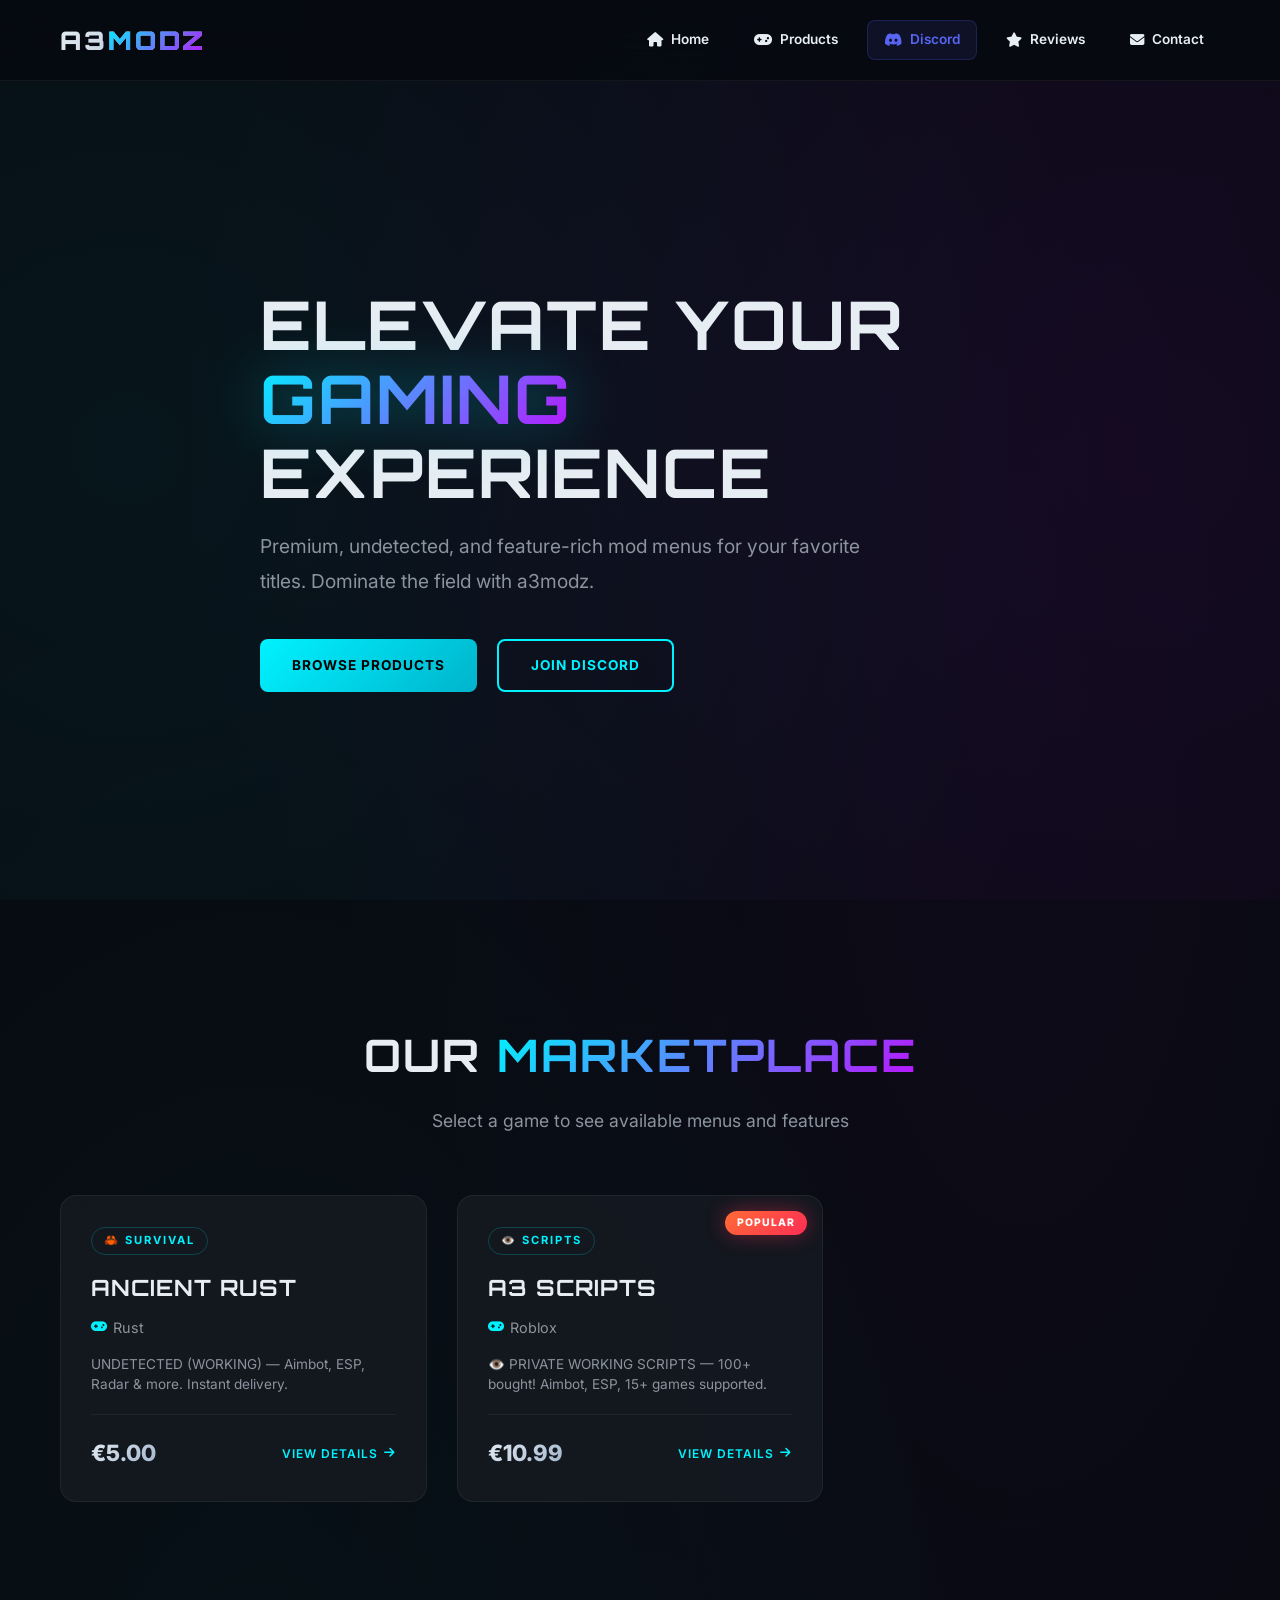
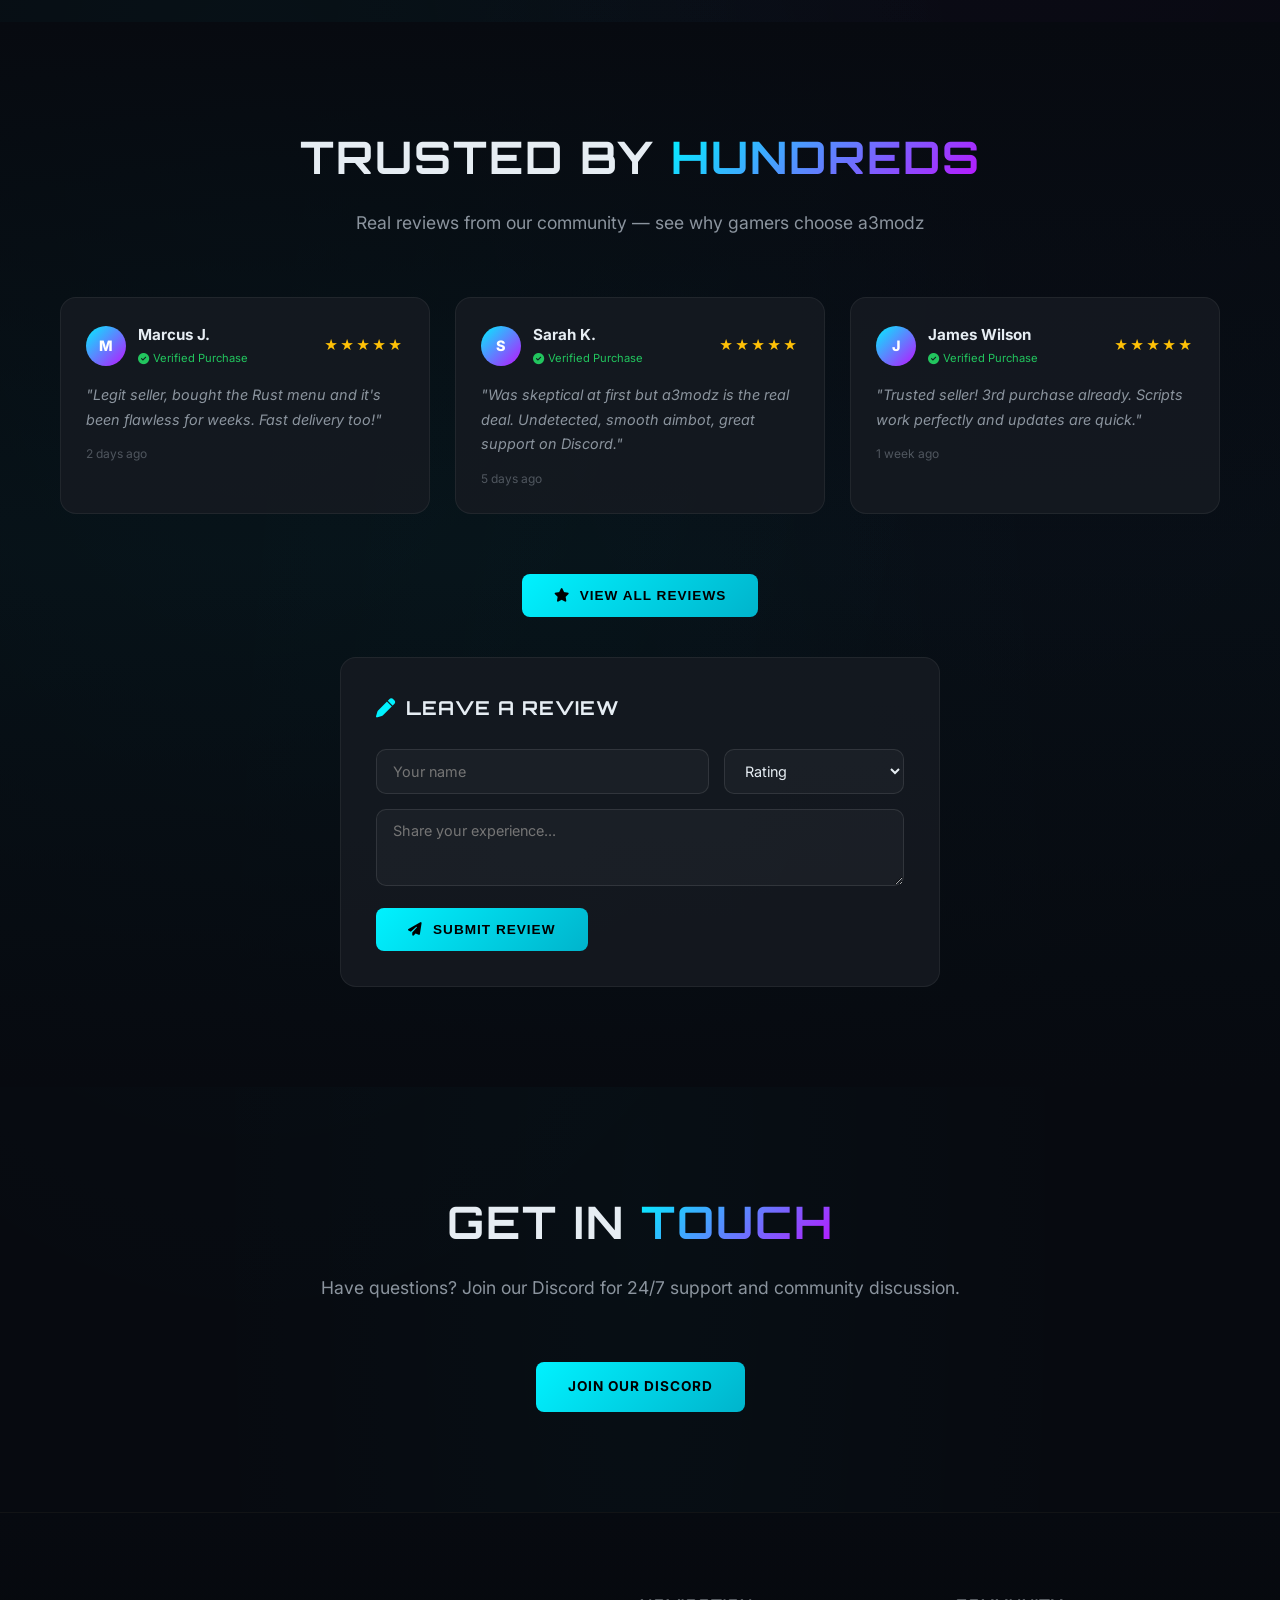
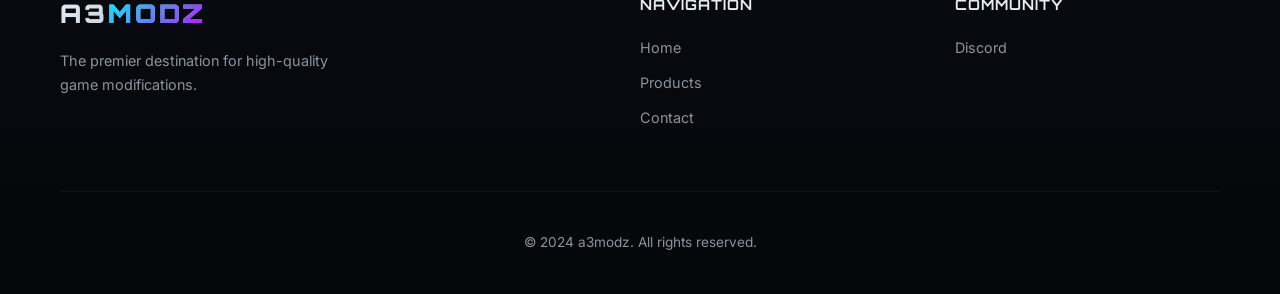
<file: index.html>
<!DOCTYPE html>
<html lang="en">
<head>
    <meta charset="UTF-8">
    <meta name="viewport" content="width=device-width, initial-scale=1.0">
    <title>a3modz | Premium Game Mod Menus</title>
    <link rel="stylesheet" href="style.css">
    <link rel="preconnect" href="https://fonts.googleapis.com">
    <link rel="preconnect" href="https://fonts.gstatic.com" crossorigin>
    <link href="https://fonts.googleapis.com/css2?family=Inter:wght@400;600;700;800&family=Rajdhani:wght@500;600;700&family=Orbitron:wght@500;700;900&display=swap" rel="stylesheet">
<link rel="stylesheet" href="https://cdnjs.cloudflare.com/ajax/libs/font-awesome/6.5.1/css/all.min.css">
<meta name="google-site-verification" content="GcKfZiKe8_-llfQXo2BxslShmJZyfOMkdxasKtEL12M" />
</head>
<body>
    <header>
        <nav class="container">
            <div class="logo">
                <span class="logo-text">A3<span>MODZ</span></span>
            </div>
            <ul class="nav-links">
                <li><a href="#home"><i class="fas fa-home"></i> Home</a></li>
                <li><a href="#products"><i class="fas fa-gamepad"></i> Products</a></li>
                <li><a href="https://discord.gg/x2R9GCa6q" target="_blank" class="discord-nav"><i class="fab fa-discord"></i> Discord</a></li>
                <li><a href="#reviews"><i class="fas fa-star"></i> Reviews</a></li>
                <li><a href="#contact"><i class="fas fa-envelope"></i> Contact</a></li>
            </ul>
            <div class="mobile-menu-btn">
                <span></span>
                <span></span>
                <span></span>
            </div>
        </nav>
    </header>

    <main>
        <section id="home" class="hero">
            <div class="container hero-content">
                <h1 class="fade-in">Elevate Your <span>Gaming</span> Experience</h1>
                <p class="fade-in delay-1">Premium, undetected, and feature-rich mod menus for your favorite titles. Dominate the field with a3modz.</p>
                <div class="hero-btns fade-in delay-2">
                    <a href="#products" class="btn btn-primary">Browse Products</a>
                    <a href="https://discord.gg/x2R9GCa6q" target="_blank" class="btn btn-secondary">Join Discord</a>
                </div>
            </div>
        </section>

        <section id="products" class="products">
            <div class="container">
                <div class="section-header">
                    <h2>Our <span>Marketplace</span></h2>
                    <p>Select a game to see available menus and features</p>
                </div>
                <div class="product-grid" id="productGrid">
                    <!-- Products will be injected here via JavaScript -->
                </div>
            </div>
        </section>

        <section id="reviews" class="reviews">
            <div class="container">
                <div class="section-header">
                    <h2>Trusted by <span>Hundreds</span></h2>
                    <p>Real reviews from our community — see why gamers choose a3modz</p>
                </div>
                <div class="reviews-grid" id="reviewsGrid">
                    <!-- Reviews injected here -->
                </div>
                <div class="reviews-load-more" id="loadMoreReviews">
                    <button class="btn btn-primary"><i class="fas fa-star"></i> View All Reviews</button>
                </div>
                <div class="reviews-form-container">
                    <h3><i class="fas fa-pen"></i> Leave a Review</h3>
                    <form id="reviewForm" class="review-form">
                        <div class="form-row">
                            <input type="text" id="reviewName" placeholder="Your name" required>
                            <select id="reviewRating" required>
                                <option value="">Rating</option>
                                <option value="5">⭐⭐⭐⭐⭐ 5</option>
                                <option value="4">⭐⭐⭐⭐ 4</option>
                                <option value="3">⭐⭐⭐ 3</option>
                                <option value="2">⭐⭐ 2</option>
                                <option value="1">⭐ 1</option>
                            </select>
                        </div>
                        <textarea id="reviewText" placeholder="Share your experience..." rows="3" required></textarea>
                        <button type="submit" class="btn btn-primary"><i class="fas fa-paper-plane"></i> Submit Review</button>
                    </form>
                </div>
            </div>
        </section>

        <section id="contact" class="contact">
            <div class="container">
                <div class="section-header">
                    <h2>Get in <span>Touch</span></h2>
                    <p>Have questions? Join our Discord for 24/7 support and community discussion.</p>
                </div>
                <div class="contact-cta">
                    <a href="https://discord.gg/x2R9GCa6q" target="_blank" class="btn btn-primary">Join Our Discord</a>
                </div>
            </div>
        </section>
    </main>

    <footer>
        <div class="container">
            <div class="footer-content">
                <div class="footer-logo">
                    <span class="logo-text">A3<span>MODZ</span></span>
                    <p>The premier destination for high-quality game modifications.</p>
                </div>
                <div class="footer-links">
                    <h4>Navigation</h4>
                    <ul>
                        <li><a href="#home">Home</a></li>
                        <li><a href="#products">Products</a></li>
                        <li><a href="#contact">Contact</a></li>
                    </ul>
                </div>
                <div class="footer-social">
                    <h4>Community</h4>
                    <ul>
                        <li><a href="https://discord.gg/x2R9GCa6q" target="_blank">Discord</a></li>
                    </ul>
                </div>
            </div>
            <div class="footer-bottom">
                <p>&copy; 2024 a3modz. All rights reserved.</p>
            </div>
        </div>
    </footer>

    <!-- Product Modal -->
    <div id="productModal" class="modal">
        <div class="modal-content">
            <span class="close-modal">&times;</span>
            <div id="modalDetails">
                <!-- Modal details will be injected here -->
            </div>
        </div>
    </div>

    <script src="script.js"></script>
</body>
</html>
</file>
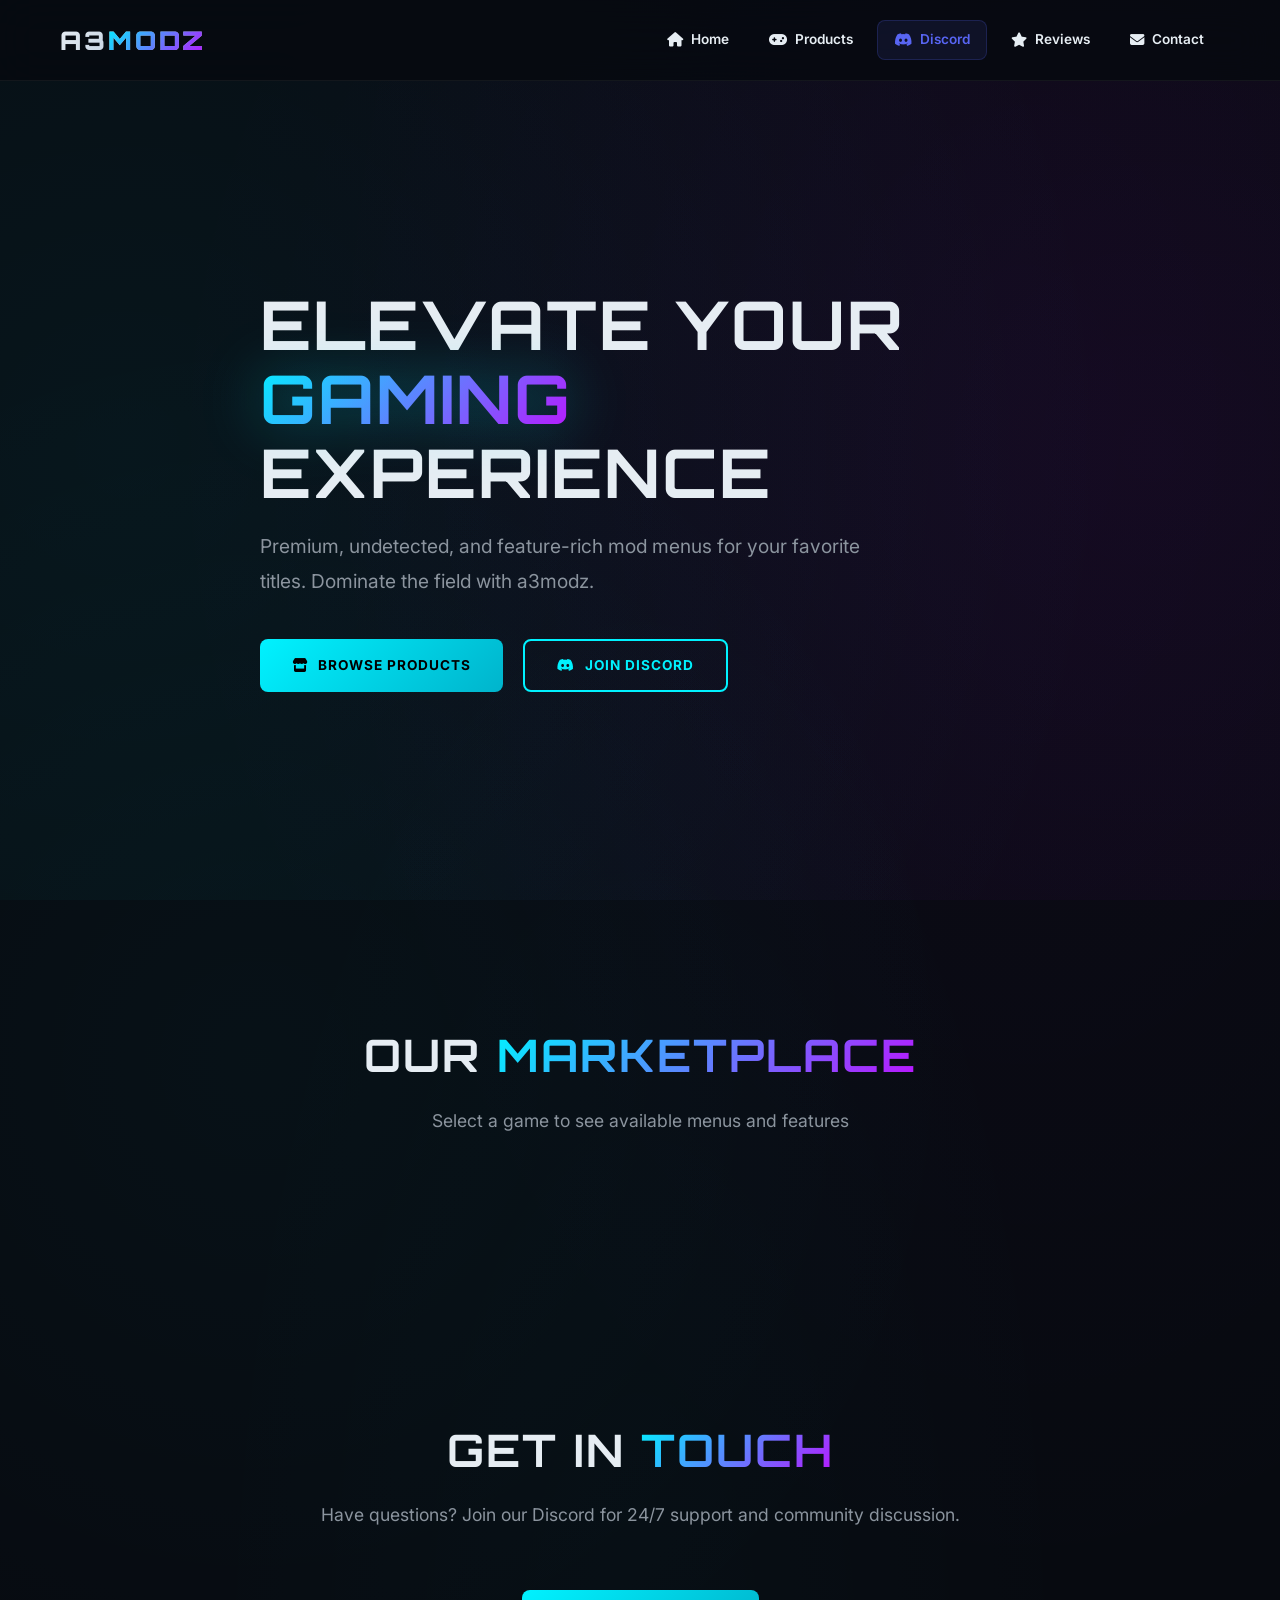
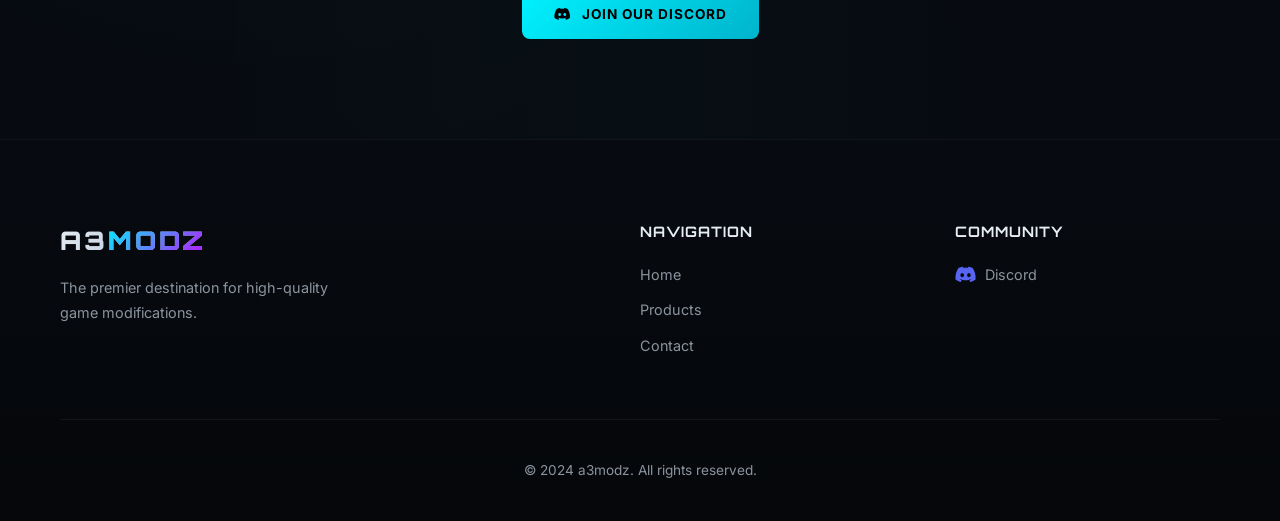
<file: a3modz.html>
<!DOCTYPE html>
<html lang="en">
<head>
<meta charset="UTF-8">
<meta name="viewport" content="width=device-width, initial-scale=1.0">
<title>a3modz | Premium Game Mod Menus</title>
<link rel="preconnect" href="https://fonts.googleapis.com">
<link rel="preconnect" href="https://fonts.gstatic.com" crossorigin>
<link href="https://fonts.googleapis.com/css2?family=Inter:wght@400;600;700;800&family=Orbitron:wght@500;700;900&display=swap" rel="stylesheet">
<meta name="google-site-verification" content="GcKfZiKe8_-llfQXo2BxslShmJZyfOMkdxasKtEL12M" />
<link rel="stylesheet" href="https://cdnjs.cloudflare.com/ajax/libs/font-awesome/6.5.1/css/all.min.css">
<style>
:root{--bg:#070a10;--card:rgba(22,27,34,.85);--txt:#e6edf3;--accent:#00f2ff;--accent-glow:rgba(0,242,255,.4);--secondary:#bc13fe;--muted:#8b949e;--w:1200px;--t:all .3s cubic-bezier(.4,0,.2,1)}
*{margin:0;padding:0;box-sizing:border-box}
body{font-family:'Inter',sans-serif;background:var(--bg);color:var(--txt);line-height:1.6;overflow-x:hidden;background-image:radial-gradient(ellipse at 20% 50%,rgba(0,242,255,.03) 0%,transparent 50%),radial-gradient(ellipse at 80% 20%,rgba(188,19,254,.03) 0%,transparent 50%),radial-gradient(ellipse at 50% 80%,rgba(0,242,255,.02) 0%,transparent 50%)}
h1,h2,h3,h4{font-family:'Orbitron',sans-serif;text-transform:uppercase;letter-spacing:1px}
.container{max-width:var(--w);margin:0 auto;padding:0 20px}
header{background:rgba(7,10,16,.85);backdrop-filter:blur(20px);-webkit-backdrop-filter:blur(20px);position:fixed;top:0;width:100%;z-index:1000;border-bottom:1px solid rgba(255,255,255,.05)}
nav{display:flex;justify-content:space-between;align-items:center;height:80px}
.logo-text{font-family:'Orbitron',sans-serif;font-size:1.6rem;font-weight:900;letter-spacing:3px;background:linear-gradient(135deg,#e6edf3,#a0b3cc);-webkit-background-clip:text;-webkit-text-fill-color:transparent;background-clip:text}
.logo-text span{background:linear-gradient(135deg,var(--accent),var(--secondary));-webkit-background-clip:text;-webkit-text-fill-color:transparent;background-clip:text}
.nav-links{display:flex;list-style:none;align-items:center;gap:8px}
.nav-links a{text-decoration:none;color:var(--txt);font-weight:600;font-size:.85rem;padding:8px 16px;border-radius:8px;display:flex;align-items:center;gap:8px;transition:var(--t)}
.nav-links a i{font-size:.9rem}
.nav-links a:hover{color:var(--accent);background:rgba(0,242,255,.05)}
.nav-links a.discord-nav{color:#5865F2;background:rgba(88,101,242,.1);border:1px solid rgba(88,101,242,.2)}
.nav-links a.discord-nav:hover{color:#fff;background:rgba(88,101,242,.3);box-shadow:0 0 20px rgba(88,101,242,.3)}
.mobile-menu-btn{display:none;flex-direction:column;cursor:pointer;gap:5px}
.mobile-menu-btn span{width:25px;height:2px;background:var(--txt);border-radius:2px;transition:var(--t)}
.hero{min-height:100vh;display:flex;align-items:center;position:relative;padding-top:80px;overflow:hidden}
.hero::before{content:'';position:absolute;top:-50%;left:-50%;width:200%;height:200%;background:radial-gradient(circle at 30% 50%,rgba(0,242,255,.05) 0%,transparent 50%),radial-gradient(circle at 70% 50%,rgba(188,19,254,.05) 0%,transparent 50%);animation:float 20s ease-in-out infinite}
@keyframes float{0%,100%{transform:translate(0,0)}33%{transform:translate(2%,-2%)}66%{transform:translate(-2%,2%)}}
.hero-content{position:relative;z-index:1;max-width:800px}
.hero h1{font-size:4.2rem;margin-bottom:20px;line-height:1.1;letter-spacing:2px}
.hero h1 span{background:linear-gradient(135deg,var(--accent),var(--secondary));-webkit-background-clip:text;-webkit-text-fill-color:transparent;background-clip:text;filter:drop-shadow(0 0 30px var(--accent-glow))}
.hero p{font-size:1.2rem;color:var(--muted);margin-bottom:40px;max-width:600px;line-height:1.8}
.hero-btns{display:flex;gap:20px;flex-wrap:wrap}
.btn{padding:14px 32px;border-radius:8px;text-decoration:none;font-weight:700;text-transform:uppercase;font-size:.85rem;letter-spacing:1px;transition:var(--t);cursor:pointer;display:inline-flex;align-items:center;gap:10px;border:none}
.btn-primary{background:linear-gradient(135deg,var(--accent),#00b4cc);color:#000;position:relative;overflow:hidden}
.btn-primary::before{content:'';position:absolute;top:0;left:-100%;width:100%;height:100%;background:linear-gradient(90deg,transparent,rgba(255,255,255,.2),transparent);transition:.5s}
.btn-primary:hover::before{left:100%}
.btn-primary:hover{box-shadow:0 0 30px var(--accent-glow),0 0 60px var(--accent-glow);transform:translateY(-3px)}
.btn-secondary{border:2px solid var(--accent);color:var(--accent);background:transparent}
.btn-secondary:hover{background:linear-gradient(135deg,var(--accent),#00b4cc);color:#000;box-shadow:0 0 30px var(--accent-glow);transform:translateY(-3px)}
.products{padding:120px 0}
.section-header{text-align:center;margin-bottom:60px}
.section-header h2{font-size:2.8rem;margin-bottom:15px;letter-spacing:2px}
.section-header h2 span{background:linear-gradient(135deg,var(--accent),var(--secondary));-webkit-background-clip:text;-webkit-text-fill-color:transparent;background-clip:text}
.section-header p{color:var(--muted);font-size:1.1rem}
.product-grid{display:grid;grid-template-columns:repeat(auto-fill,minmax(320px,1fr));gap:30px}
.product-card{background:var(--card);backdrop-filter:blur(10px);border:1px solid rgba(255,255,255,.06);border-radius:16px;padding:30px;transition:var(--t);position:relative;overflow:hidden;cursor:pointer}
.product-card::after{content:'';position:absolute;top:0;left:0;width:100%;height:100%;background:linear-gradient(135deg,rgba(0,242,255,.03) 0%,transparent 50%);opacity:0;transition:var(--t)}
.product-card:hover{transform:translateY(-10px);border-color:rgba(0,242,255,.3);box-shadow:0 20px 60px rgba(0,0,0,.5),0 0 30px rgba(0,242,255,.05)}
.product-card:hover::after{opacity:1}
.product-card::before{content:'';position:absolute;top:0;left:0;width:100%;height:3px;background:linear-gradient(90deg,var(--accent),var(--secondary));opacity:0;transition:var(--t)}
.product-card:hover::before{opacity:1}
.product-category{font-size:.7rem;text-transform:uppercase;letter-spacing:2px;color:var(--accent);font-weight:700;margin-bottom:15px;display:inline-block;padding:4px 12px;border:1px solid rgba(0,242,255,.2);border-radius:20px}
.product-badge{position:absolute;top:15px;right:15px;background:linear-gradient(135deg,#ff6b35,#ff2d55);color:#fff;font-size:.65rem;font-weight:800;text-transform:uppercase;letter-spacing:1px;padding:4px 12px;border-radius:20px;z-index:2;box-shadow:0 0 20px rgba(255,45,85,.4)}
.product-card.has-badge{position:relative}
.product-card h3{font-size:1.4rem;margin-bottom:10px;position:relative;z-index:1}
.product-game{font-size:.9rem;color:var(--muted);margin-bottom:15px;display:flex;align-items:center;gap:6px}
.product-game i{color:var(--accent);font-size:.8rem}
.product-desc-short{font-size:.85rem;color:var(--muted);line-height:1.5;margin-bottom:20px;display:-webkit-box;-webkit-line-clamp:2;-webkit-box-orient:vertical;overflow:hidden}
.product-card-footer{display:flex;justify-content:space-between;align-items:center;padding-top:20px;border-top:1px solid rgba(255,255,255,.05)}
.product-price{font-size:1.4rem;font-weight:800;background:linear-gradient(135deg,var(--txt),#a0b3cc);-webkit-background-clip:text;-webkit-text-fill-color:transparent;background-clip:text}
.product-view-btn{font-size:.75rem;text-transform:uppercase;letter-spacing:1px;color:var(--accent);font-weight:600;display:flex;align-items:center;gap:6px;transition:var(--t)}
.product-card:hover .product-view-btn{gap:10px}
.contact{padding:100px 0;text-align:center}
.contact-cta{margin-top:40px}
.modal{display:none;position:fixed;z-index:2000;left:0;top:0;width:100%;height:100%;background:rgba(0,0,0,.8);backdrop-filter:blur(8px);-webkit-backdrop-filter:blur(8px);overflow-y:auto}
.modal-content{background:rgba(22,27,34,.95);margin:5% auto;padding:50px;border:1px solid rgba(0,242,255,.2);width:90%;max-width:800px;border-radius:20px;position:relative;animation:modalIn .4s cubic-bezier(.4,0,.2,1);box-shadow:0 0 60px rgba(0,242,255,.05)}
@keyframes modalIn{from{opacity:0;transform:translateY(-30px) scale(.95)}to{opacity:1;transform:translateY(0) scale(1)}}
.close-modal{position:absolute;top:20px;right:30px;color:var(--muted);font-size:30px;font-weight:700;cursor:pointer;transition:var(--t);width:40px;height:40px;display:flex;align-items:center;justify-content:center;border-radius:50%;background:rgba(255,255,255,.05)}
.close-modal:hover{color:var(--accent);background:rgba(0,242,255,.1);transform:rotate(90deg)}
.modal-header{margin-bottom:30px;padding-bottom:30px;border-bottom:1px solid rgba(255,255,255,.05)}
.modal-header h2{font-size:2.2rem;margin-bottom:10px;background:linear-gradient(135deg,#e6edf3,var(--accent));-webkit-background-clip:text;-webkit-text-fill-color:transparent;background-clip:text}
.modal-game{color:var(--accent);font-weight:600;font-size:1.1rem;display:flex;align-items:center;gap:8px}
.modal-description{margin-bottom:35px;color:var(--muted);line-height:1.8;font-size:1.05rem}
.modal-features{margin-bottom:40px}
.modal-features h4{margin-bottom:20px;font-size:1.1rem;letter-spacing:1px;display:flex;align-items:center;gap:10px}
.modal-features h4 i{color:var(--accent)}.modal-pricing
.modal-features h4 i{color:var(--accent)}.modal-pricing{margin-bottom:35px}.modal-pricing h4{margin-bottom:20px;font-size:1.1rem;letter-spacing:1px;display:flex;align-items:center;gap:10px}.modal-pricing h4 i{color:var(--accent)}.pricing-grid{display:grid;grid-template-columns:repeat(auto-fill,minmax(180px,1fr));gap:15px}.pricing-card{background:rgba(255,255,255,.03);border:1px solid rgba(0,242,255,.15);border-radius:12px;padding:20px;text-align:center;transition:var(--t)}.pricing-card:hover{border-color:var(--accent);box-shadow:0 0 20px var(--accent-glow);transform:translateY(-2px)}.pricing-duration{display:block;font-size:.8rem;text-transform:uppercase;letter-spacing:1px;color:var(--muted);margin-bottom:8px}.pricing-amount{display:block;font-size:1.8rem;font-weight:900;font-family:'Orbitron',sans-serif;background:linear-gradient(135deg,var(--txt),var(--accent));-webkit-background-clip:text;-webkit-text-fill-color:transparent;background-clip:text;margin-bottom:8px}.pricing-stock{display:block;font-size:.75rem;color:#22c55e}
.feature-list{display:grid;grid-template-columns:repeat(auto-fill,minmax(220px,1fr));gap:10px;list-style:none}
.feature-list li{padding:12px 18px;background:rgba(255,255,255,.03);border:1px solid rgba(255,255,255,.05);border-radius:10px;font-size:.9rem;display:flex;align-items:center;gap:10px;transition:var(--t)}
.feature-list li:hover{border-color:rgba(0,242,255,.2);background:rgba(0,242,255,.03)}
.feature-list li i{color:var(--accent);font-size:.85rem}
.modal-footer{display:flex;justify-content:space-between;align-items:center;border-top:1px solid rgba(255,255,255,.08);padding-top:30px;flex-wrap:wrap;gap:20px}
.modal-price{font-size:2.2rem;font-weight:900;font-family:'Orbitron',sans-serif;background:linear-gradient(135deg,#e6edf3,var(--accent));-webkit-background-clip:text;-webkit-text-fill-color:transparent;background-clip:text}
footer{padding:80px 0 40px;background:linear-gradient(180deg,var(--bg),#05070a);border-top:1px solid rgba(255,255,255,.05)}
.footer-content{display:grid;grid-template-columns:2fr 1fr 1fr;gap:50px;margin-bottom:50px}
.footer-logo p{margin-top:15px;color:var(--muted);max-width:300px;font-size:.9rem;line-height:1.7}
.footer-links h4,.footer-social h4{margin-bottom:20px;font-size:.9rem;letter-spacing:1px;font-family:'Orbitron',sans-serif}
.footer-links ul,.footer-social ul{list-style:none}
.footer-links li,.footer-social li{margin-bottom:12px}
.footer-links a,.footer-social a{text-decoration:none;color:var(--muted);transition:var(--t);font-size:.9rem;display:flex;align-items:center;gap:8px}
.footer-links a:hover,.footer-social a:hover{color:var(--accent);transform:translateX(3px)}
.footer-social a i{color:#5865F2;font-size:1.1rem}
.footer-bottom{text-align:center;padding-top:40px;border-top:1px solid rgba(255,255,255,.05);color:var(--muted);font-size:.85rem}
.fade-in{opacity:0;transform:translateY(30px);animation:fadeIn .8s cubic-bezier(.4,0,.2,1) forwards}
.delay-1{animation-delay:.2s}
.delay-2{animation-delay:.4s}
@keyframes fadeIn{to{opacity:1;transform:translateY(0)}}
::-webkit-scrollbar{width:8px}
::-webkit-scrollbar-track{background:var(--bg)}
::-webkit-scrollbar-thumb{background:rgba(255,255,255,.1);border-radius:4px}
::-webkit-scrollbar-thumb:hover{background:rgba(0,242,255,.3)}
@media(max-width:968px){.hero h1{font-size:3rem}.footer-content{grid-template-columns:1fr;gap:40px}.modal-content{padding:30px;margin:10% auto}.feature-list{grid-template-columns:1fr 1fr}}
@media(max-width:768px){.nav-links{display:none;position:fixed;top:80px;left:0;width:100%;background:rgba(7,10,16,.98);backdrop-filter:blur(20px);flex-direction:column;padding:30px;gap:5px;border-bottom:1px solid rgba(255,255,255,.05)}.nav-links.active{display:flex}.nav-links li{margin-left:0}.nav-links a{padding:12px 16px;font-size:1rem}.mobile-menu-btn{display:flex}.hero h1{font-size:2.2rem}.hero p{font-size:1rem}.hero-btns{flex-direction:column}.btn{width:100%;justify-content:center}.product-grid{grid-template-columns:1fr}.section-header h2{font-size:2rem}.modal-header h2{font-size:1.6rem}.feature-list{grid-template-columns:1fr}.modal-footer{flex-direction:column;align-items:flex-start}}
@media(max-width:480px){.hero h1{font-size:1.8rem}.modal-content{padding:20px}}
</style>
</head>
<body>
<header>
  <nav class="container">
    <div class="logo"><span class="logo-text">A3<span>MODZ</span></span></div>
    <ul class="nav-links">
      <li><a href="#home"><i class="fas fa-home"></i> Home</a></li>
      <li><a href="#products"><i class="fas fa-gamepad"></i> Products</a></li>
      <li><a href="https://discord.gg/x2R9GCa6q" target="_blank" class="discord-nav"><i class="fab fa-discord"></i> Discord</a></li>
      <li><a href="#reviews"><i class="fas fa-star"></i> Reviews</a></li>
                <li><a href="#contact"><i class="fas fa-envelope"></i> Contact</a></li>
    </ul>
    <div class="mobile-menu-btn"><span></span><span></span><span></span></div>
  </nav>
</header>
<main>
<section id="home" class="hero">
  <div class="container hero-content">
    <h1 class="fade-in">Elevate Your <span>Gaming</span> Experience</h1>
    <p class="fade-in delay-1">Premium, undetected, and feature-rich mod menus for your favorite titles. Dominate the field with a3modz.</p>
    <div class="hero-btns fade-in delay-2">
      <a href="#products" class="btn btn-primary"><i class="fas fa-store"></i> Browse Products</a>
      <a href="https://discord.gg/x2R9GCa6q" target="_blank" class="btn btn-secondary"><i class="fab fa-discord"></i> Join Discord</a>
    </div>
  </div>
</section>
<section id="products" class="products">
  <div class="container">
    <div class="section-header">
      <h2>Our <span>Marketplace</span></h2>
      <p>Select a game to see available menus and features</p>
    </div>
    <div class="product-grid" id="productGrid"></div>
  </div>
</section>
<section id="contact" class="contact">
  <div class="container">
    <div class="section-header">
      <h2>Get in <span>Touch</span></h2>
      <p>Have questions? Join our Discord for 24/7 support and community discussion.</p>
    </div>
    <div class="contact-cta">
      <a href="https://discord.gg/x2R9GCa6q" target="_blank" class="btn btn-primary"><i class="fab fa-discord"></i> Join Our Discord</a>
    </div>
  </div>
</section>
</main>
<footer>
  <div class="container">
    <div class="footer-content">
      <div class="footer-logo">
        <span class="logo-text">A3<span>MODZ</span></span>
        <p>The premier destination for high-quality game modifications.</p>
      </div>
      <div class="footer-links">
        <h4>Navigation</h4>
        <ul><li><a href="#home">Home</a></li><li><a href="#products">Products</a></li><li><a href="#contact">Contact</a></li></ul>
      </div>
      <div class="footer-social">
        <h4>Community</h4>
        <ul><li><a href="https://discord.gg/x2R9GCa6q" target="_blank"><i class="fab fa-discord"></i> Discord</a></li></ul>
      </div>
    </div>
    <div class="footer-bottom"><p>&copy; 2024 a3modz. All rights reserved.</p></div>
  </div>
</footer>
<div id="productModal" class="modal">
  <div class="modal-content">
    <span class="close-modal">&times;</span>
    <div id="modalDetails"></div>
  </div>
</div>
<script>
const products=[{id:1,name:"Ancient Rust",game:"Rust",price:"€5.00",category:"Survival",description:"Fully undetected Rust cheat with instant delivery. Features premium aimbot, full ESP, world ESP, and extensive misc options. Choose your duration.",shortDesc:"UNDETECTED (WORKING) — Aimbot, ESP, Radar & more. Instant delivery.",icon:"🦀",features:["UNDETECTED — Working on latest Rust patch","Instant Delivery via Discord","Windows 10/11 & Intel/AMD Support","AIMBOT: Aim key, Smooth, Fov, Bone selection","Target: Enemies, NPCs, Teammates, Sleepers","Lock Target with configurable key","ESP: Box, Name, Weapon, Distance, Skeleton","ESP: Enemy/Teammate/NPC/Sleeper toggles","World ESP: Ore, Crates, Animals, Collectables","World ESP: Deployables, Traps, Transport","Off Arrows with adjustable range","Radar display","MISC: Shotgun Nospread, Thick Bullet","MISC: Instant Eoka, Always Automatic","Heli Hit Box Override","FPS limit, Show FPS, Text style config","Secure Boot Disabled required","16GB RAM recommended"],pricing:[{duration:"1 Day",price:"€5.00",stock:7},{duration:"7 Days",price:"€21.99",stock:3},{duration:"30 Days",price:"€42.99",stock:3}]},{id:2,name:"a3 Scripts",game:"Roblox",price:"€10.99",category:"Scripts",description:"🔥 100+ purchases and counting! Our private Roblox scripts are fully working and undetected. Packed with Aimbot, ESP, and support for 15+ popular Roblox games including Da Hood, Arsenal, Phantom Forces, and more. Lifetime key.",shortDesc:"👁️ PRIVATE WORKING SCRIPTS — 100+ bought! Aimbot, ESP, 15+ games.",icon:"👁️",badge:"Popular",features:["🔥 100+ Purchases — Trusted by the community","UNDETECTED — Private working scripts","Instant Delivery via Discord","Lifetime access — one-time payment","Windows 10/11 & Intel/AMD Support","AIMBOT: Enable/Disable, Draw FOV, Smooth","Triggerbot & Prediction","ESP: Box ESP, Skeleton, NameTag ESP","ESP: SnapLine, Head","Da Hood (Fully Silent-Aim)","Fallen (Semi-Silent Aim) & all copies","Strucid, Rush Point (Silent Aim)","Arsenal, Phantom Forces","Trident Survival, Aftermath","Bad Business, Rivals","Blackhawk Rescue Mission 5, Wild West","Sound Space (Auto-Play)","Fisch (Instant reel, Auto Fish)","Re Ghoul (Custom ESP)","Bladeball (Autoplay)","MISC: Scripts, Speedhack, Playerlist","MISC: NoClip, Save Config"],pricing:[{duration:"Lifetime",price:"€10.99",stock:3}]}];
document.addEventListener('DOMContentLoaded',()=>{
const grid=document.getElementById('productGrid'),modal=document.getElementById('productModal'),details=document.getElementById('modalDetails'),closeBtn=document.querySelector('.close-modal'),mobileBtn=document.querySelector('.mobile-menu-btn'),navLinks=document.querySelector('.nav-links');
if(mobileBtn){mobileBtn.addEventListener('click',()=>{navLinks.classList.toggle('active');mobileBtn.classList.toggle('active')});navLinks.querySelectorAll('a').forEach(l=>l.addEventListener('click',()=>{navLinks.classList.remove('active');mobileBtn.classList.remove('active')}))}
window.addEventListener('scroll',()=>{const h=document.querySelector('header');h.style.background=window.scrollY>50?'rgba(7,10,16,.95)':'rgba(7,10,16,.85)';h.style.borderBottom=window.scrollY>50?'1px solid rgba(0,242,255,.1)':'1px solid rgba(255,255,255,.05)'});
products.forEach(p=>{const b=p.badge?'product-card has-badge':'product-card';const bg=p.badge?'<span class="product-badge">'+p.badge+'</span>':'';const c=document.createElement('div');c.className=b;c.innerHTML=bg+'<span class="product-category">'+(p.icon||'')+' '+p.category+'</span><h3>'+p.name+'</h3><p class="product-game"><i class="fas fa-gamepad"></i> '+p.game+'</p><p class="product-desc-short">'+p.shortDesc+'</p><div class="product-card-footer"><span class="product-price">'+p.price+'</span><span class="product-view-btn">View Details <i class="fas fa-arrow-right"></i></span></div>';c.addEventListener('click',()=>openModal(p));grid.appendChild(c)});
function openModal(p){const fl=p.features.map(f=>'<li><i class="fas fa-check-circle"></i> '+f+'</li>').join('');let pr='';if(p.pricing){pr='<div class="modal-pricing"><h4><i class="fas fa-tag"></i> Pricing & Duration</h4><div class="pricing-grid">'+p.pricing.map(x=>'<div class="pricing-card"><span class="pricing-duration">'+x.duration+'</span><span class="pricing-amount">'+x.price+'</span><span class="pricing-stock">'+x.stock+' in stock</span></div>').join('')+'</div></div>'}details.innerHTML='<div class="modal-header"><h2>'+(p.icon||'')+' '+p.name+'</h2><p class="modal-game"><i class="fas fa-gamepad"></i> '+p.game+'</p></div><p class="modal-description">'+p.description+'</p>'+pr+'<div class="modal-features"><h4><i class="fas fa-bolt"></i> Features & Cheats Included</h4><ul class="feature-list">'+fl+'</ul></div><div class="modal-footer"><span class="modal-price">'+p.price+'</span><a href="https://discord.gg/x2R9GCa6q" target="_blank" class="btn btn-primary"><i class="fab fa-discord"></i> Purchase on Discord</a></div>';modal.style.display='block';document.body.style.overflow='hidden'
closeBtn.addEventListener('click',()=>{modal.style.display='none';document.body.style.overflow='auto'});
window.addEventListener('click',e=>{if(e.target===modal){modal.style.display='none';document.body.style.overflow='auto'}});
document.addEventListener('keydown',e=>{if(e.key==='Escape'&&modal.style.display==='block'){modal.style.display='none';document.body.style.overflow='auto'}});
document.querySelectorAll('a[href^="#"]').forEach(a=>{a.addEventListener('click',function(e){const t=document.querySelector(this.getAttribute('href'));if(t){e.preventDefault();window.scrollTo({top:t.offsetTop-80,behavior:'smooth'})}})})
});
</script>
</body>
</html>
</file>
<file: style.css>
:root {
    --bg-color: #070a10;
    --card-bg: rgba(22, 27, 34, 0.85);
    --text-color: #e6edf3;
    --accent-color: #00f2ff;
    --accent-glow: rgba(0, 242, 255, 0.4);
    --secondary-color: #bc13fe;
    --secondary-glow: rgba(188, 19, 254, 0.4);
    --muted-color: #8b949e;
    --container-width: 1200px;
    --transition: all 0.3s cubic-bezier(0.4, 0, 0.2, 1);
}

* {
    margin: 0;
    padding: 0;
    box-sizing: border-box;
}

body {
    font-family: 'Inter', sans-serif;
    background-color: var(--bg-color);
    color: var(--text-color);
    line-height: 1.6;
    overflow-x: hidden;
    background-image: 
        radial-gradient(ellipse at 20% 50%, rgba(0, 242, 255, 0.03) 0%, transparent 50%),
        radial-gradient(ellipse at 80% 20%, rgba(188, 19, 254, 0.03) 0%, transparent 50%),
        radial-gradient(ellipse at 50% 80%, rgba(0, 242, 255, 0.02) 0%, transparent 50%);
}

h1, h2, h3, h4 {
    font-family: 'Orbitron', 'Rajdhani', sans-serif;
    text-transform: uppercase;
    letter-spacing: 1px;
}

.container {
    max-width: var(--container-width);
    margin: 0 auto;
    padding: 0 20px;
}

/* Navigation */
header {
    background: rgba(7, 10, 16, 0.85);
    backdrop-filter: blur(20px);
    -webkit-backdrop-filter: blur(20px);
    position: fixed;
    top: 0;
    width: 100%;
    z-index: 1000;
    border-bottom: 1px solid rgba(255, 255, 255, 0.05);
    transition: var(--transition);
}

nav {
    display: flex;
    justify-content: space-between;
    align-items: center;
    height: 80px;
}

.logo-text {
    font-family: 'Orbitron', sans-serif;
    font-size: 1.6rem;
    font-weight: 900;
    color: var(--text-color);
    letter-spacing: 3px;
    background: linear-gradient(135deg, #e6edf3 0%, #a0b3cc 100%);
    -webkit-background-clip: text;
    -webkit-text-fill-color: transparent;
    background-clip: text;
}

.logo-text span {
    background: linear-gradient(135deg, var(--accent-color) 0%, var(--secondary-color) 100%);
    -webkit-background-clip: text;
    -webkit-text-fill-color: transparent;
    background-clip: text;
}

.nav-links {
    display: flex;
    list-style: none;
    align-items: center;
    gap: 8px;
}

.nav-links li {
    margin-left: 5px;
}

.nav-links a {
    text-decoration: none;
    color: var(--text-color);
    font-weight: 600;
    font-size: 0.85rem;
    transition: var(--transition);
    padding: 8px 16px;
    border-radius: 8px;
    display: flex;
    align-items: center;
    gap: 8px;
}

.nav-links a i {
    font-size: 0.9rem;
}

.nav-links a:hover {
    color: var(--accent-color);
    background: rgba(0, 242, 255, 0.05);
}

.nav-links a.discord-nav {
    color: #5865F2;
    background: rgba(88, 101, 242, 0.1);
    border: 1px solid rgba(88, 101, 242, 0.2);
}

.nav-links a.discord-nav:hover {
    color: #ffffff;
    background: rgba(88, 101, 242, 0.3);
    box-shadow: 0 0 20px rgba(88, 101, 242, 0.3);
}

.mobile-menu-btn {
    display: none;
    flex-direction: column;
    cursor: pointer;
    gap: 5px;
}

.mobile-menu-btn span {
    width: 25px;
    height: 2px;
    background: var(--text-color);
    border-radius: 2px;
    transition: var(--transition);
}

/* Hero Section */
.hero {
    min-height: 100vh;
    display: flex;
    align-items: center;
    position: relative;
    padding-top: 80px;
    overflow: hidden;
}

.hero::before {
    content: '';
    position: absolute;
    top: -50%;
    left: -50%;
    width: 200%;
    height: 200%;
    background: 
        radial-gradient(circle at 30% 50%, rgba(0, 242, 255, 0.05) 0%, transparent 50%),
        radial-gradient(circle at 70% 50%, rgba(188, 19, 254, 0.05) 0%, transparent 50%);
    animation: heroFloat 20s ease-in-out infinite;
}

@keyframes heroFloat {
    0%, 100% { transform: translate(0, 0) rotate(0deg); }
    33% { transform: translate(2%, -2%) rotate(1deg); }
    66% { transform: translate(-2%, 2%) rotate(-1deg); }
}

.hero-content {
    position: relative;
    z-index: 1;
    max-width: 800px;
}

.hero h1 {
    font-size: 4.2rem;
    margin-bottom: 20px;
    line-height: 1.1;
    letter-spacing: 2px;
}

.hero h1 span {
    background: linear-gradient(135deg, var(--accent-color), var(--secondary-color));
    -webkit-background-clip: text;
    -webkit-text-fill-color: transparent;
    background-clip: text;
    filter: drop-shadow(0 0 30px var(--accent-glow));
}

.hero p {
    font-size: 1.2rem;
    color: var(--muted-color);
    margin-bottom: 40px;
    max-width: 600px;
    line-height: 1.8;
}

.hero-btns {
    display: flex;
    gap: 20px;
    flex-wrap: wrap;
}

.btn {
    padding: 14px 32px;
    border-radius: 8px;
    text-decoration: none;
    font-weight: 700;
    text-transform: uppercase;
    font-size: 0.85rem;
    letter-spacing: 1px;
    transition: var(--transition);
    cursor: pointer;
    display: inline-flex;
    align-items: center;
    gap: 10px;
    border: none;
}

.btn-primary {
    background: linear-gradient(135deg, var(--accent-color) 0%, #00b4cc 100%);
    color: #000;
    position: relative;
    overflow: hidden;
}

.btn-primary::before {
    content: '';
    position: absolute;
    top: 0;
    left: -100%;
    width: 100%;
    height: 100%;
    background: linear-gradient(90deg, transparent, rgba(255,255,255,0.2), transparent);
    transition: 0.5s;
}

.btn-primary:hover::before {
    left: 100%;
}

.btn-primary:hover {
    box-shadow: 0 0 30px var(--accent-glow), 0 0 60px var(--accent-glow);
    transform: translateY(-3px);
}

.btn-secondary {
    border: 2px solid var(--accent-color);
    color: var(--accent-color);
    background: transparent;
}

.btn-secondary:hover {
    background: linear-gradient(135deg, var(--accent-color) 0%, #00b4cc 100%);
    color: #000;
    box-shadow: 0 0 30px var(--accent-glow);
    transform: translateY(-3px);
}

/* Products Section */
.products {
    padding: 120px 0;
    position: relative;
}

.section-header {
    text-align: center;
    margin-bottom: 60px;
}

.section-header h2 {
    font-size: 2.8rem;
    margin-bottom: 15px;
    letter-spacing: 2px;
}

.section-header h2 span {
    background: linear-gradient(135deg, var(--accent-color), var(--secondary-color));
    -webkit-background-clip: text;
    -webkit-text-fill-color: transparent;
    background-clip: text;
}

.section-header p {
    color: var(--muted-color);
    font-size: 1.1rem;
}

.product-grid {
    display: grid;
    grid-template-columns: repeat(auto-fill, minmax(320px, 1fr));
    gap: 30px;
}

.product-card {
    background: var(--card-bg);
    backdrop-filter: blur(10px);
    border: 1px solid rgba(255, 255, 255, 0.06);
    border-radius: 16px;
    padding: 30px;
    transition: var(--transition);
    position: relative;
    overflow: hidden;
    cursor: pointer;
    transform: translateY(0);
}

.product-card::after {
    content: '';
    position: absolute;
    top: 0;
    left: 0;
    width: 100%;
    height: 100%;
    background: linear-gradient(135deg, rgba(0, 242, 255, 0.03) 0%, transparent 50%);
    opacity: 0;
    transition: var(--transition);
}

.product-card:hover {
    transform: translateY(-10px);
    border-color: rgba(0, 242, 255, 0.3);
    box-shadow: 
        0 20px 60px rgba(0, 0, 0, 0.5),
        0 0 30px rgba(0, 242, 255, 0.05);
}

.product-card:hover::after {
    opacity: 1;
}

.product-card::before {
    content: '';
    position: absolute;
    top: 0;
    left: 0;
    width: 100%;
    height: 3px;
    background: linear-gradient(90deg, var(--accent-color), var(--secondary-color));
    opacity: 0;
    transition: var(--transition);
}

.product-card:hover::before {
    opacity: 1;
}

.product-category {
    font-size: 0.7rem;
    text-transform: uppercase;
    letter-spacing: 2px;
    color: var(--accent-color);
    font-weight: 700;
    margin-bottom: 15px;
    display: inline-block;
    padding: 4px 12px;
    border: 1px solid rgba(0, 242, 255, 0.2);
    border-radius: 20px;
}

.product-badge {
    position: absolute;
    top: 15px;
    right: 15px;
    background: linear-gradient(135deg, #ff6b35, #ff2d55);
    color: #fff;
    font-size: 0.65rem;
    font-weight: 800;
    text-transform: uppercase;
    letter-spacing: 1px;
    padding: 4px 12px;
    border-radius: 20px;
    z-index: 2;
    box-shadow: 0 0 20px rgba(255, 45, 85, 0.4);
}

.product-card.has-badge {
    position: relative;
}

.product-card h3 {
    font-size: 1.4rem;
    margin-bottom: 10px;
    position: relative;
    z-index: 1;
}

.product-game {
    font-size: 0.9rem;
    color: var(--muted-color);
    margin-bottom: 15px;
    display: flex;
    align-items: center;
    gap: 6px;
}

.product-game i {
    color: var(--accent-color);
    font-size: 0.8rem;
}

.product-desc-short {
    font-size: 0.85rem;
    color: var(--muted-color);
    line-height: 1.5;
    margin-bottom: 20px;
    display: -webkit-box;
    -webkit-line-clamp: 2;
    -webkit-box-orient: vertical;
    overflow: hidden;
}

.product-card-footer {
    display: flex;
    justify-content: space-between;
    align-items: center;
    padding-top: 20px;
    border-top: 1px solid rgba(255, 255, 255, 0.05);
}

.product-price {
    font-size: 1.4rem;
    font-weight: 800;
    background: linear-gradient(135deg, var(--text-color) 0%, #a0b3cc 100%);
    -webkit-background-clip: text;
    -webkit-text-fill-color: transparent;
    background-clip: text;
}

.product-view-btn {
    font-size: 0.75rem;
    text-transform: uppercase;
    letter-spacing: 1px;
    color: var(--accent-color);
    font-weight: 600;
    display: flex;
    align-items: center;
    gap: 6px;
    transition: var(--transition);
}

.product-card:hover .product-view-btn {
    gap: 10px;
}

/* Contact Section */
.contact {
    padding: 100px 0;
    text-align: center;
}

.contact-cta {
    margin-top: 40px;
}

/* Modal */
.modal {
    display: none;
    position: fixed;
    z-index: 2000;
    left: 0;
    top: 0;
    width: 100%;
    height: 100%;
    background-color: rgba(0, 0, 0, 0.8);
    backdrop-filter: blur(8px);
    -webkit-backdrop-filter: blur(8px);
    overflow-y: auto;
}

.modal-content {
    background: rgba(22, 27, 34, 0.95);
    margin: 5% auto;
    padding: 50px;
    border: 1px solid rgba(0, 242, 255, 0.2);
    width: 90%;
    max-width: 800px;
    border-radius: 20px;
    position: relative;
    animation: modalFadeIn 0.4s cubic-bezier(0.4, 0, 0.2, 1);
    box-shadow: 0 0 60px rgba(0, 242, 255, 0.05);
}

@keyframes modalFadeIn {
    from {
        opacity: 0;
        transform: translateY(-30px) scale(0.95);
    }
    to {
        opacity: 1;
        transform: translateY(0) scale(1);
    }
}

.close-modal {
    position: absolute;
    top: 20px;
    right: 30px;
    color: var(--muted-color);
    font-size: 30px;
    font-weight: bold;
    cursor: pointer;
    transition: var(--transition);
    width: 40px;
    height: 40px;
    display: flex;
    align-items: center;
    justify-content: center;
    border-radius: 50%;
    background: rgba(255, 255, 255, 0.05);
}

.close-modal:hover {
    color: var(--accent-color);
    background: rgba(0, 242, 255, 0.1);
    transform: rotate(90deg);
}

.modal-header {
    margin-bottom: 30px;
    padding-bottom: 30px;
    border-bottom: 1px solid rgba(255, 255, 255, 0.05);
}

.modal-header h2 {
    font-size: 2.2rem;
    margin-bottom: 10px;
    background: linear-gradient(135deg, #e6edf3, var(--accent-color));
    -webkit-background-clip: text;
    -webkit-text-fill-color: transparent;
    background-clip: text;
}

.modal-game {
    color: var(--accent-color);
    font-weight: 600;
    font-size: 1.1rem;
    display: flex;
    align-items: center;
    gap: 8px;
}

.modal-game i {
    font-size: 1rem;
}

.modal-description {
    margin-bottom: 35px;
    color: var(--muted-color);
    line-height: 1.8;
    font-size: 1.05rem;
}

.modal-features {
    margin-bottom: 40px;
}

.modal-features h4 {
    margin-bottom: 20px;
    font-size: 1.1rem;
    letter-spacing: 1px;
    display: flex;
    align-items: center;
    gap: 10px;
}

.modal-features h4 i {
    color: var(--accent-color);
}

/* Pricing Grid */
.modal-pricing {
    margin-bottom: 35px;
}

.modal-pricing h4 {
    margin-bottom: 20px;
    font-size: 1.1rem;
    letter-spacing: 1px;
    display: flex;
    align-items: center;
    gap: 10px;
}

.modal-pricing h4 i {
    color: var(--accent-color);
}

.pricing-grid {
    display: grid;
    grid-template-columns: repeat(auto-fill, minmax(180px, 1fr));
    gap: 15px;
}

.pricing-card {
    background: rgba(255, 255, 255, 0.03);
    border: 1px solid rgba(0, 242, 255, 0.15);
    border-radius: 12px;
    padding: 20px;
    text-align: center;
    transition: var(--transition);
}

.pricing-card:hover {
    border-color: var(--accent-color);
    box-shadow: 0 0 20px var(--accent-glow);
    transform: translateY(-2px);
}

.pricing-duration {
    display: block;
    font-size: 0.8rem;
    text-transform: uppercase;
    letter-spacing: 1px;
    color: var(--muted-color);
    margin-bottom: 8px;
}

.pricing-amount {
    display: block;
    font-size: 1.8rem;
    font-weight: 900;
    font-family: 'Orbitron', sans-serif;
    background: linear-gradient(135deg, var(--text-color), var(--accent-color));
    -webkit-background-clip: text;
    -webkit-text-fill-color: transparent;
    background-clip: text;
    margin-bottom: 8px;
}

.pricing-stock {
    display: block;
    font-size: 0.75rem;
    color: #22c55e;
}

.feature-list {
    display: grid;
    grid-template-columns: repeat(auto-fill, minmax(220px, 1fr));
    gap: 10px;
    list-style: none;
}

.feature-list li {
    padding: 12px 18px;
    background: rgba(255, 255, 255, 0.03);
    border: 1px solid rgba(255, 255, 255, 0.05);
    border-radius: 10px;
    font-size: 0.9rem;
    display: flex;
    align-items: center;
    gap: 10px;
    transition: var(--transition);
}

.feature-list li:hover {
    border-color: rgba(0, 242, 255, 0.2);
    background: rgba(0, 242, 255, 0.03);
}

.feature-list li i {
    color: var(--accent-color);
    font-size: 0.85rem;
}

.modal-footer {
    display: flex;
    justify-content: space-between;
    align-items: center;
    border-top: 1px solid rgba(255, 255, 255, 0.08);
    padding-top: 30px;
    flex-wrap: wrap;
    gap: 20px;
}

.modal-price {
    font-size: 2.2rem;
    font-weight: 900;
    font-family: 'Orbitron', sans-serif;
    background: linear-gradient(135deg, #e6edf3, var(--accent-color));
    -webkit-background-clip: text;
    -webkit-text-fill-color: transparent;
    background-clip: text;
}

/* Reviews Section */
.reviews {
    padding: 100px 0;
    background: linear-gradient(180deg, var(--bg-color) 0%, rgba(0, 242, 255, 0.02) 50%, var(--bg-color) 100%);
}

.reviews-grid {
    display: grid;
    grid-template-columns: repeat(auto-fill, minmax(320px, 1fr));
    gap: 25px;
    margin-bottom: 60px;
}

.review-card {
    background: var(--card-bg);
    border: 1px solid rgba(255, 255, 255, 0.06);
    border-radius: 16px;
    padding: 25px;
    transition: var(--transition);
}

.review-card:hover {
    border-color: rgba(0, 242, 255, 0.2);
    transform: translateY(-3px);
    box-shadow: 0 10px 30px rgba(0, 0, 0, 0.3);
}

.review-header {
    display: flex;
    justify-content: space-between;
    align-items: center;
    margin-bottom: 15px;
}

.review-author {
    display: flex;
    align-items: center;
    gap: 12px;
}

.review-avatar {
    width: 40px;
    height: 40px;
    border-radius: 50%;
    background: linear-gradient(135deg, var(--accent-color), var(--secondary-color));
    display: flex;
    align-items: center;
    justify-content: center;
    font-weight: 800;
    font-size: 0.9rem;
    color: #fff;
}

.review-name {
    font-weight: 700;
    font-size: 0.95rem;
}

.review-stars {
    color: #ffc107;
    font-size: 0.85rem;
    letter-spacing: 2px;
}

.review-verified {
    color: #22c55e;
    font-size: 0.7rem;
    display: flex;
    align-items: center;
    gap: 4px;
    margin-top: 3px;
}

.review-text {
    color: var(--muted-color);
    font-size: 0.9rem;
    line-height: 1.7;
    font-style: italic;
}

.review-date {
    color: rgba(139, 148, 158, 0.5);
    font-size: 0.75rem;
    margin-top: 12px;
}

/* Review Form */
.reviews-load-more {
    text-align: center;
    margin-bottom: 40px;
}

.reviews-form-container {
    max-width: 600px;
    margin: 0 auto;
    background: var(--card-bg);
    border: 1px solid rgba(255, 255, 255, 0.06);
    border-radius: 16px;
    padding: 35px;
}

.reviews-form-container h3 {
    margin-bottom: 25px;
    font-size: 1.2rem;
    display: flex;
    align-items: center;
    gap: 10px;
}

.reviews-form-container h3 i {
    color: var(--accent-color);
}

.review-form .form-row {
    display: flex;
    gap: 15px;
    margin-bottom: 15px;
}

.review-form input,
.review-form select,
.review-form textarea {
    width: 100%;
    padding: 12px 16px;
    background: rgba(255, 255, 255, 0.03);
    border: 1px solid rgba(255, 255, 255, 0.1);
    border-radius: 10px;
    color: var(--text-color);
    font-family: 'Inter', sans-serif;
    font-size: 0.9rem;
    transition: var(--transition);
    outline: none;
}

.review-form input:focus,
.review-form select:focus,
.review-form textarea:focus {
    border-color: var(--accent-color);
    box-shadow: 0 0 15px var(--accent-glow);
}

.review-form select {
    max-width: 180px;
}

.review-form select option {
    background: var(--bg-color);
    color: var(--text-color);
}

.review-form textarea {
    resize: vertical;
    margin-bottom: 15px;
}

/* Footer */
footer {
    padding: 80px 0 40px;
    background: linear-gradient(180deg, var(--bg-color) 0%, #05070a 100%);
    border-top: 1px solid rgba(255, 255, 255, 0.05);
}

.footer-content {
    display: grid;
    grid-template-columns: 2fr 1fr 1fr;
    gap: 50px;
    margin-bottom: 50px;
}

.footer-logo p {
    margin-top: 15px;
    color: var(--muted-color);
    max-width: 300px;
    font-size: 0.9rem;
    line-height: 1.7;
}

.footer-links h4, .footer-social h4 {
    margin-bottom: 20px;
    font-size: 0.9rem;
    letter-spacing: 1px;
    font-family: 'Orbitron', sans-serif;
}

.footer-links ul, .footer-social ul {
    list-style: none;
}

.footer-links li, .footer-social li {
    margin-bottom: 12px;
}

.footer-links a, .footer-social a {
    text-decoration: none;
    color: var(--muted-color);
    transition: var(--transition);
    font-size: 0.9rem;
    display: flex;
    align-items: center;
    gap: 8px;
}

.footer-links a:hover, .footer-social a:hover {
    color: var(--accent-color);
    transform: translateX(3px);
}

.footer-social a i {
    color: #5865F2;
    font-size: 1.1rem;
}

.footer-bottom {
    text-align: center;
    padding-top: 40px;
    border-top: 1px solid rgba(255, 255, 255, 0.05);
    color: var(--muted-color);
    font-size: 0.85rem;
}

/* Animations */
.fade-in {
    opacity: 0;
    transform: translateY(30px);
    animation: fadeIn 0.8s cubic-bezier(0.4, 0, 0.2, 1) forwards;
}

.delay-1 { animation-delay: 0.2s; }
.delay-2 { animation-delay: 0.4s; }

@keyframes fadeIn {
    to {
        opacity: 1;
        transform: translateY(0);
    }
}

/* Scrollbar */
::-webkit-scrollbar {
    width: 8px;
}

::-webkit-scrollbar-track {
    background: var(--bg-color);
}

::-webkit-scrollbar-thumb {
    background: rgba(255, 255, 255, 0.1);
    border-radius: 4px;
}

::-webkit-scrollbar-thumb:hover {
    background: rgba(0, 242, 255, 0.3);
}

/* Responsive */
@media (max-width: 968px) {
    .hero h1 { font-size: 3rem; }
    .footer-content { grid-template-columns: 1fr; gap: 40px; }
    .modal-content { padding: 30px; margin: 10% auto; }
    .feature-list { grid-template-columns: 1fr 1fr; }
}

@media (max-width: 768px) {
    .nav-links {
        display: none;
        position: fixed;
        top: 80px;
        left: 0;
        width: 100%;
        background: rgba(7, 10, 16, 0.98);
        backdrop-filter: blur(20px);
        flex-direction: column;
        padding: 30px;
        gap: 5px;
        border-bottom: 1px solid rgba(255, 255, 255, 0.05);
    }

    .nav-links.active {
        display: flex;
    }

    .nav-links li {
        margin-left: 0;
    }

    .nav-links a {
        padding: 12px 16px;
        font-size: 1rem;
    }

    .mobile-menu-btn {
        display: flex;
    }

    .hero h1 { font-size: 2.2rem; }
    .hero p { font-size: 1rem; }
    .hero-btns { flex-direction: column; }
    .btn { width: 100%; justify-content: center; }
    
    .product-grid { grid-template-columns: 1fr; }
    
    .section-header h2 { font-size: 2rem; }
    
    .modal-header h2 { font-size: 1.6rem; }
    .feature-list { grid-template-columns: 1fr; }
    .modal-footer { flex-direction: column; align-items: flex-start; }
}

@media (max-width: 480px) {
    .hero h1 { font-size: 1.8rem; }
    .modal-content { padding: 20px; }
}

/* Image placeholder for hero background decoration */
.hero-bg-decoration {
    position: absolute;
    right: -100px;
    top: 50%;
    transform: translateY(-50%);
    width: 500px;
    height: 500px;
    border-radius: 50%;
    background: radial-gradient(circle, rgba(0, 242, 255, 0.03) 0%, transparent 70%);
    pointer-events: none;
    z-index: 0;
}
</file>
